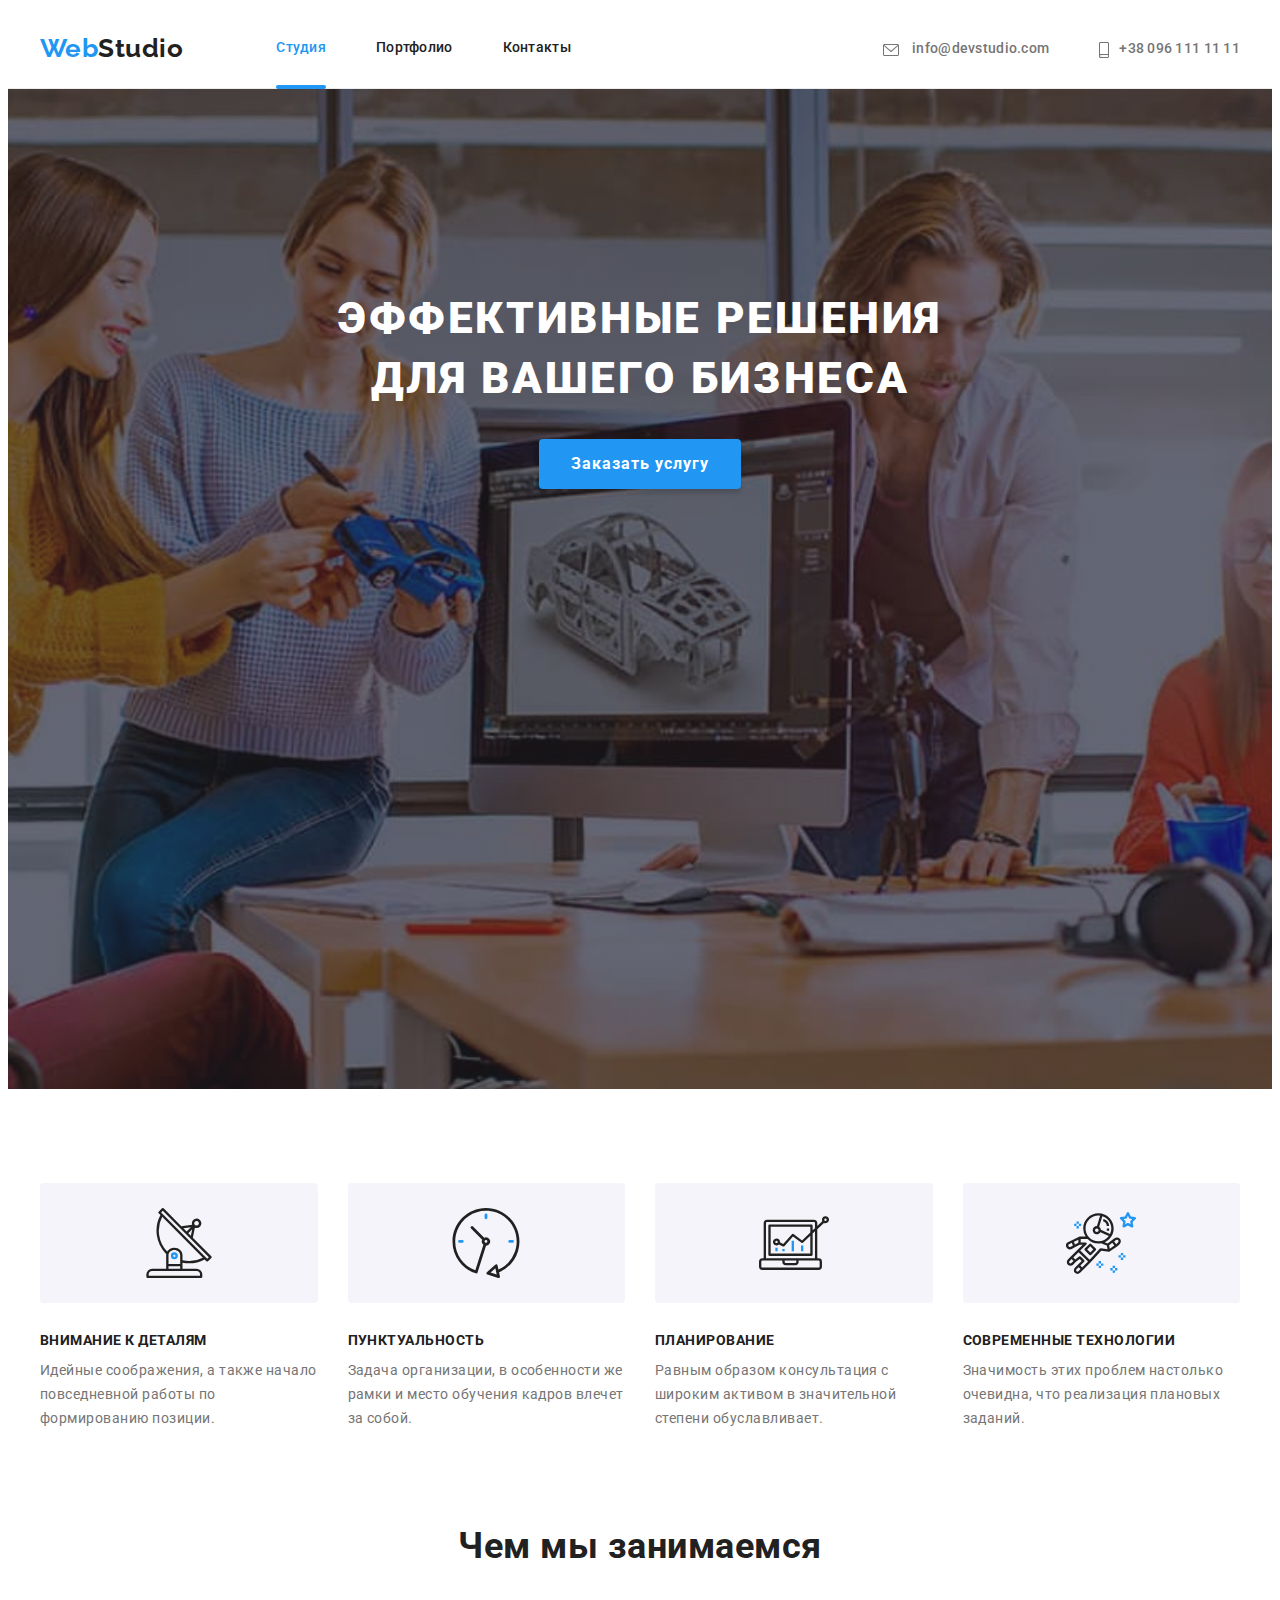
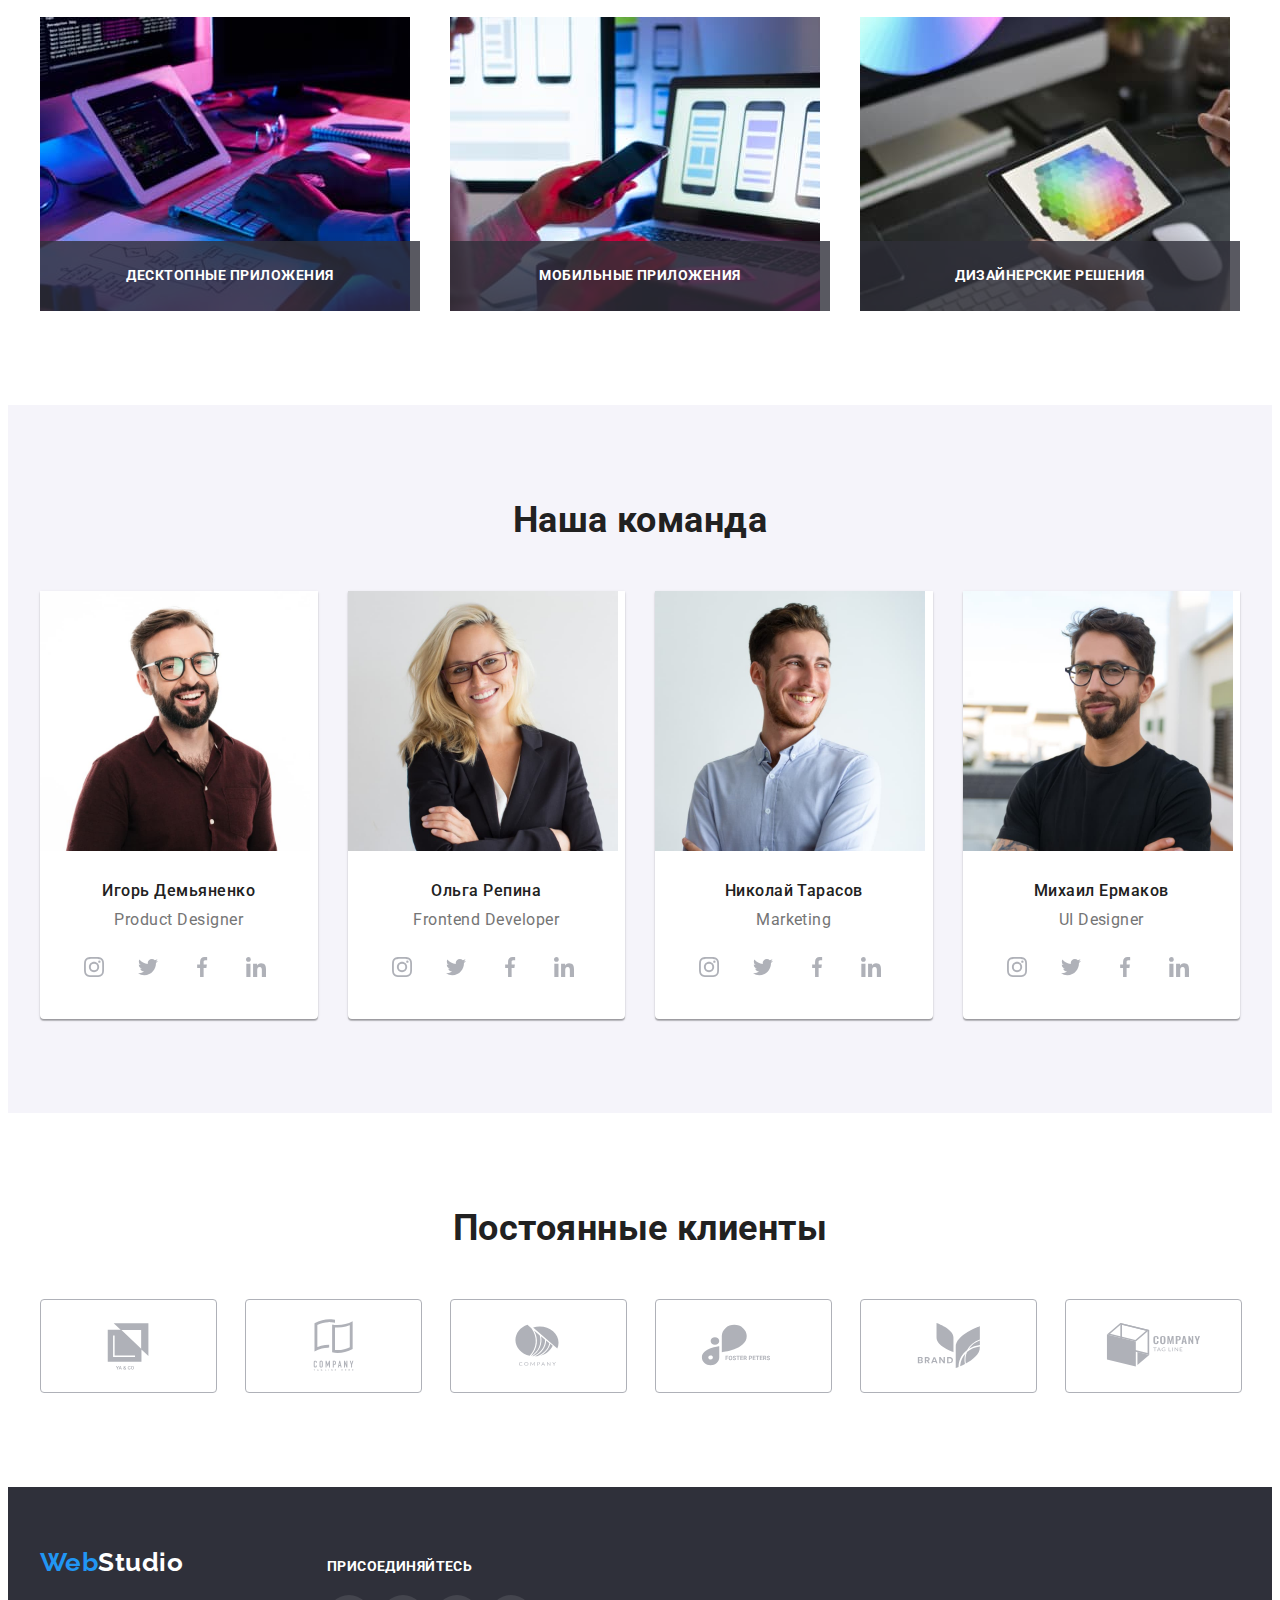
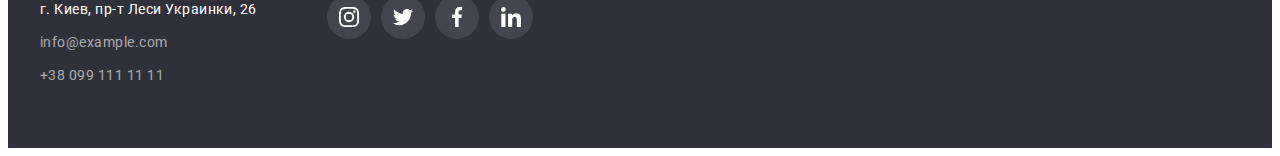
<file: index.html>
<!DOCTYPE html>
<html lang="ru">
  <head>
    <meta charset="UTF-8" />
    <meta name="description" content="Вебстудия, г. Киев" />
    <meta http-equiv="X-UA-Compatible" content="IE=edge" />
    <meta name="viewport" content="width=device-width, initial-scale=1.0" />
    <link
      href="https://fonts.googleapis.com/css2?family=Raleway:wght@700&family=Roboto:wght@400;500;700;900&display=swap"
      rel="stylesheet"
    />
    <link
      rel="stylesheet"
      href="https://cdnjs.cloudflare.com/ajax/libs/modern-normalize/1.1.0/modern-normalize.min.css"
      integrity="sha512-wpPYUAdjBVSE4KJnH1VR1HeZfpl1ub8YT/NKx4PuQ5NmX2tKuGu6U/JRp5y+Y8XG2tV+wKQpNHVUX03MfMFn9Q=="
      crossorigin="anonymous"
      referrerpolicy="no-referrer"
    />
    <link rel="stylesheet" href="./css/styles.css" />
    <title>Студия</title>
  </head>
  <body>
    <header class="page-header-border">
      <div class="page-header container">
        <nav class="site-nav">
          <a class="logo" href="./index.html" title="На главную" lang="en"
            ><span class="logo accent">Web</span>Studio</a
          >
          <ul class="site-nav-links list">
            <li class="item"><a class="site-nav-link current" href="./index.html">Студия</a></li>
            <li class="item"><a class="site-nav-link" href="./portfolio.html">Портфолио</a></li>
            <li class="item"><a class="site-nav-link" href="">Контакты</a></li>
          </ul>
        </nav>
        <ul class="contacts-header list">
          <li class="item">
            <a class="contacts-header-link" href="mailto:info@devstudio.com">
              <svg class="icon-contacts" width="16" height="12">
                <use href="./images/symbol-defs.svg#icon-envelope"></use>
              </svg>
              info@devstudio.com</a
            >
          </li>
          <li class="item">
            <a class="contacts-header-link" href="tel:+380961111111">
              <svg class="icon-contacts" width="10" height="16">
                <use href="./images/symbol-defs.svg#icon-smartphone"></use></svg
              >+38 096 111 11 11</a
            >
          </li>
        </ul>
      </div>
    </header>

    <main>
      <!-- hero section -->

      <section class="hero">
        <div class="container">
          <h1 class="hero-title">Эффективные решения<br />для вашего бизнеса</h1>
          <button class="hero-button" type="button" data-modal-open>Заказать услугу</button>
        </div>
      </section>

      <!-- modal form -->
      <div class="modal-backdrop is-hidden" data-modal>
        <div class="modal-form">
          <button class="close-button" title="Закрыть форму" data-modal-close>
            <svg class="icon-close" width="11" height="11">
              <use href="./images/symbol-defs.svg#icon-close"></use>
            </svg>
          </button>
        </div>
      </div>

      <!-- features section -->

      <section class="section">
        <div class="container">
          <ul class="features-cards list">
            <li class="features-card">
              <div class="icon-features-block">
                <svg width="70" height="70">
                  <use href="./images/symbol-defs.svg#icon-antenna"></use>
                </svg>
              </div>
              <h3 class="features-title">Внимание к деталям</h3>
              <p class="features-text">
                Идейные соображения, а также начало повседневной работы по формированию позиции.
              </p>
            </li>
            <li class="features-card">
              <div class="icon-features-block">
                <svg width="70" height="70">
                  <use href="./images/symbol-defs.svg#icon-clock"></use>
                </svg>
              </div>
              <h3 class="features-title">Пунктуальность</h3>
              <p class="features-text">
                Задача организации, в особенности же рамки и место обучения кадров влечет за собой.
              </p>
            </li>
            <li class="features-card">
              <div class="icon-features-block">
                <svg width="70" height="70">
                  <use href="./images/symbol-defs.svg#icon-diagram"></use>
                </svg>
              </div>
              <h3 class="features-title">Планирование</h3>
              <p class="features-text">
                Равным образом консультация с широким активом в значительной степени обуславливает.
              </p>
            </li>
            <li class="features-card">
              <div class="icon-features-block">
                <svg width="70" height="70">
                  <use href="./images/symbol-defs.svg#icon-astronaut"></use>
                </svg>
              </div>
              <h3 class="features-title">Современные технологии</h3>
              <p class="features-text">
                Значимость этих проблем настолько очевидна, что реализация плановых заданий.
              </p>
            </li>
          </ul>
        </div>
      </section>

      <!-- specialisation section -->

      <section class="section no-padding-top">
        <div class="container">
          <h2 class="section-title">Чем мы занимаемся</h2>
          <ul class="specialisation-list list">
            <li class="item">
              <img
                src="./images/specialisation_01.jpg"
                alt="монитор, клавиатура и планшет на столе"
                width="370"
                height="294"
              />
              <div class="specialisation-text-container">
                <p class="specialisation-text">Десктопные приложения</p>
              </div>
            </li>
            <li class="item">
              <img
                src="./images/specialisation_02.jpg"
                alt="монитор, ноутбук и смартфон на столе"
                width="370"
              />
              <div class="specialisation-text-container">
                <p class="specialisation-text">Мобильные приложения</p>
              </div>
            </li>
            <li class="item">
              <img
                src="./images/specialisation_03.jpg"
                alt="монитор, клавиатура на столе и планшет в руках"
                width="370"
              />
              <div class="specialisation-text-container">
                <p class="specialisation-text">Дизайнерские решения</p>
              </div>
            </li>
          </ul>
        </div>
      </section>

      <!-- our team section -->

      <section class="section team">
        <div class="container">
          <h2 class="section-title">Наша команда</h2>
          <ul class="team-cards list">
            <li class="team-card">
              <img
                src="./images/team_demyanenko.jpg"
                alt="Игорь Демьяненко"
                width="270"
                height="260"
              />
              <div class="team-card-content">
                <h3 class="team-member-title">Игорь Демьяненко</h3>
                <p class="team-text" lang="en">Product Designer</p>
                <ul class="social-links-list list">
                  <li class="item">
                    <a href="#" class="social-links" aria-label="Instagram">
                      <svg class="icon-social" width="20" height="20">
                        <use href="./images/symbol-defs.svg#icon-instagram"></use>
                      </svg>
                    </a>
                  </li>
                  <li class="item">
                    <a href="#" class="social-links" aria-label="Twitter">
                      <svg class="icon-social" width="20" height="20">
                        <use href="./images/symbol-defs.svg#icon-twitter"></use>
                      </svg>
                    </a>
                  </li>
                  <li class="item">
                    <a href="#" class="social-links" aria-label="Facebook">
                      <svg class="icon-social" width="20" height="20">
                        <use href="./images/symbol-defs.svg#icon-facebook"></use>
                      </svg>
                    </a>
                  </li>
                  <li class="item">
                    <a href="#" class="social-links" aria-label="LinkedIn">
                      <svg class="icon-social" width="20" height="20">
                        <use href="./images/symbol-defs.svg#icon-linkedin"></use>
                      </svg>
                    </a>
                  </li>
                </ul>
              </div>
            </li>
            <li class="team-card">
              <img src="./images/team_repina.jpg" alt="Ольга Репина" width="270" height="260" />
              <div class="team-card-content">
                <h3 class="team-member-title">Ольга Репина</h3>
                <p class="team-text" lang="en">Frontend Developer</p>
                <ul class="social-links-list list">
                  <li class="item">
                    <a href="#" class="social-links" aria-label="Instagram">
                      <svg class="icon-social" width="20" height="20">
                        <use href="./images/symbol-defs.svg#icon-instagram"></use>
                      </svg>
                    </a>
                  </li>
                  <li class="item">
                    <a href="#" class="social-links" aria-label="Twitter">
                      <svg class="icon-social" width="20" height="20">
                        <use href="./images/symbol-defs.svg#icon-twitter"></use>
                      </svg>
                    </a>
                  </li>
                  <li class="item">
                    <a href="#" class="social-links" aria-label="Facebook">
                      <svg class="icon-social" width="20" height="20">
                        <use href="./images/symbol-defs.svg#icon-facebook"></use>
                      </svg>
                    </a>
                  </li>
                  <li class="item">
                    <a href="#" class="social-links" aria-label="LinkedIn">
                      <svg class="icon-social" width="20" height="20">
                        <use href="./images/symbol-defs.svg#icon-linkedin"></use>
                      </svg>
                    </a>
                  </li>
                </ul>
              </div>
            </li>
            <li class="team-card">
              <img src="./images/team_tarasov.jpg" alt="Николай Тарасов" width="270" height="260" />
              <div class="team-card-content">
                <h3 class="team-member-title">Николай Тарасов</h3>
                <p class="team-text" lang="en">Marketing</p>
                <ul class="social-links-list list">
                  <li class="item">
                    <a href="#" class="social-links" aria-label="Instagram">
                      <svg class="icon-social" width="20" height="20">
                        <use href="./images/symbol-defs.svg#icon-instagram"></use>
                      </svg>
                    </a>
                  </li>
                  <li class="item">
                    <a href="#" class="social-links" aria-label="Twitter">
                      <svg class="icon-social" width="20" height="20">
                        <use href="./images/symbol-defs.svg#icon-twitter"></use>
                      </svg>
                    </a>
                  </li>
                  <li class="item">
                    <a href="#" class="social-links" aria-label="Facebook">
                      <svg class="icon-social" width="20" height="20">
                        <use href="./images/symbol-defs.svg#icon-facebook"></use>
                      </svg>
                    </a>
                  </li>
                  <li class="item">
                    <a href="#" class="social-links" aria-label="LinkedIn">
                      <svg class="icon-social" width="20" height="20">
                        <use href="./images/symbol-defs.svg#icon-linkedin"></use>
                      </svg>
                    </a>
                  </li>
                </ul>
              </div>
            </li>
            <li class="team-card">
              <img src="./images/team_yermakov.jpg" alt="Михаил Ермаков" width="270" height="260" />
              <div class="team-card-content">
                <h3 class="team-member-title">Михаил Ермаков</h3>
                <p class="team-text" lang="en">UI Designer</p>
                <ul class="social-links-list list">
                  <li class="item">
                    <a href="#" class="social-links" aria-label="Instagram">
                      <svg class="icon-social" width="20" height="20">
                        <use href="./images/symbol-defs.svg#icon-instagram"></use>
                      </svg>
                    </a>
                  </li>
                  <li class="item">
                    <a href="#" class="social-links" aria-label="Twitter">
                      <svg class="icon-social" width="20" height="20">
                        <use href="./images/symbol-defs.svg#icon-twitter"></use>
                      </svg>
                    </a>
                  </li>
                  <li class="item">
                    <a href="#" class="social-links" aria-label="Facebook">
                      <svg class="icon-social" width="20" height="20">
                        <use href="./images/symbol-defs.svg#icon-facebook"></use>
                      </svg>
                    </a>
                  </li>
                  <li class="item">
                    <a href="#" class="social-links" aria-label="LinkedIn">
                      <svg class="icon-social" width="20" height="20">
                        <use href="./images/symbol-defs.svg#icon-linkedin"></use>
                      </svg>
                    </a>
                  </li>
                </ul>
              </div>
            </li>
          </ul>
        </div>
      </section>

      <!-- clients -->

      <section class="section">
        <div class="container">
          <h2 class="section-title">Постоянные клиенты</h2>
          <ul class="clients list">
            <li class="item">
              <a href="#" class="clients-link" aria-label="Клиент 1">
                <svg class="icon-clients" width="106" height="60">
                  <use href="./images/symbol-defs.svg#icon-client-1"></use>
                </svg>
              </a>
            </li>
            <li class="item">
              <a href="#" class="clients-link" aria-label="Клиент 2">
                <svg class="icon-clients" width="106" height="60">
                  <use href="./images/symbol-defs.svg#icon-client-2"></use>
                </svg>
              </a>
            </li>
            <li class="item">
              <a href="#" class="clients-link" aria-label="Клиент 3">
                <svg class="icon-clients" width="106" height="60">
                  <use href="./images/symbol-defs.svg#icon-client-3"></use></svg
              ></a>
            </li>
            <li class="item">
              <a href="#" class="clients-link" aria-label="Клиент 4">
                <svg class="icon-clients" width="106" height="60">
                  <use href="./images/symbol-defs.svg#icon-client-4"></use>
                </svg>
              </a>
            </li>
            <li class="item">
              <a href="#" class="clients-link" aria-label="Клиент 5">
                <svg class="icon-clients" width="106" height="60">
                  <use href="./images/symbol-defs.svg#icon-client-5"></use>
                </svg>
              </a>
            </li>
            <li class="item">
              <a href="#" class="clients-link" aria-label="Клиент 6">
                <svg class="icon-clients" width="106" height="60">
                  <use href="./images/symbol-defs.svg#icon-client-6"></use>
                </svg>
              </a>
            </li>
          </ul>
        </div>
      </section>
    </main>

    <footer class="page-footer">
      <div class="container footer">
        <div>
          <a class="logo white" href="./index.html" title="На главную" lang="en"
            ><span class="logo accent">Web</span>Studio</a
          >
          <address>
            <ul class="list">
              <li class="footer-address">
                <a class="postal-address" href="">г. Киев, пр-т Леси Украинки, 26</a>
              </li>
              <li class="footer-address">
                <a class="contacts-footer" href="mailto:info@example.com">info@example.com</a>
              </li>
              <li class="footer-address">
                <a class="contacts-footer" href="tel:+380991111111">+38 099 111 11 11</a>
              </li>
            </ul>
          </address>
        </div>
        <div class="footer-social">
          <p class="footer-social-title">присоединяйтесь</p>
          <ul class="social-links-list list">
            <li class="item">
              <a href="#" class="social-links transparent-background" aria-label="Instagram">
                <svg class="icon-social" width="20" height="20">
                  <use href="./images/symbol-defs.svg#icon-instagram"></use>
                </svg>
              </a>
            </li>
            <li class="item">
              <a href="#" class="social-links transparent-background" aria-label="Twitter">
                <svg class="icon-social" width="20" height="20">
                  <use href="./images/symbol-defs.svg#icon-twitter"></use>
                </svg>
              </a>
            </li>
            <li class="item">
              <a href="#" class="social-links transparent-background" aria-label="Facebook">
                <svg class="icon-social" width="20" height="20">
                  <use href="./images/symbol-defs.svg#icon-facebook"></use>
                </svg>
              </a>
            </li>
            <li class="item">
              <a href="#" class="social-links transparent-background" aria-label="LinkedIn">
                <svg class="icon-social" width="20" height="20">
                  <use href="./images/symbol-defs.svg#icon-linkedin"></use>
                </svg>
              </a>
            </li>
          </ul>
        </div>
      </div>
    </footer>

    <!-- modal script link -->

    <script src="./js/modal.js"></script>
  </body>
</html>
</file>
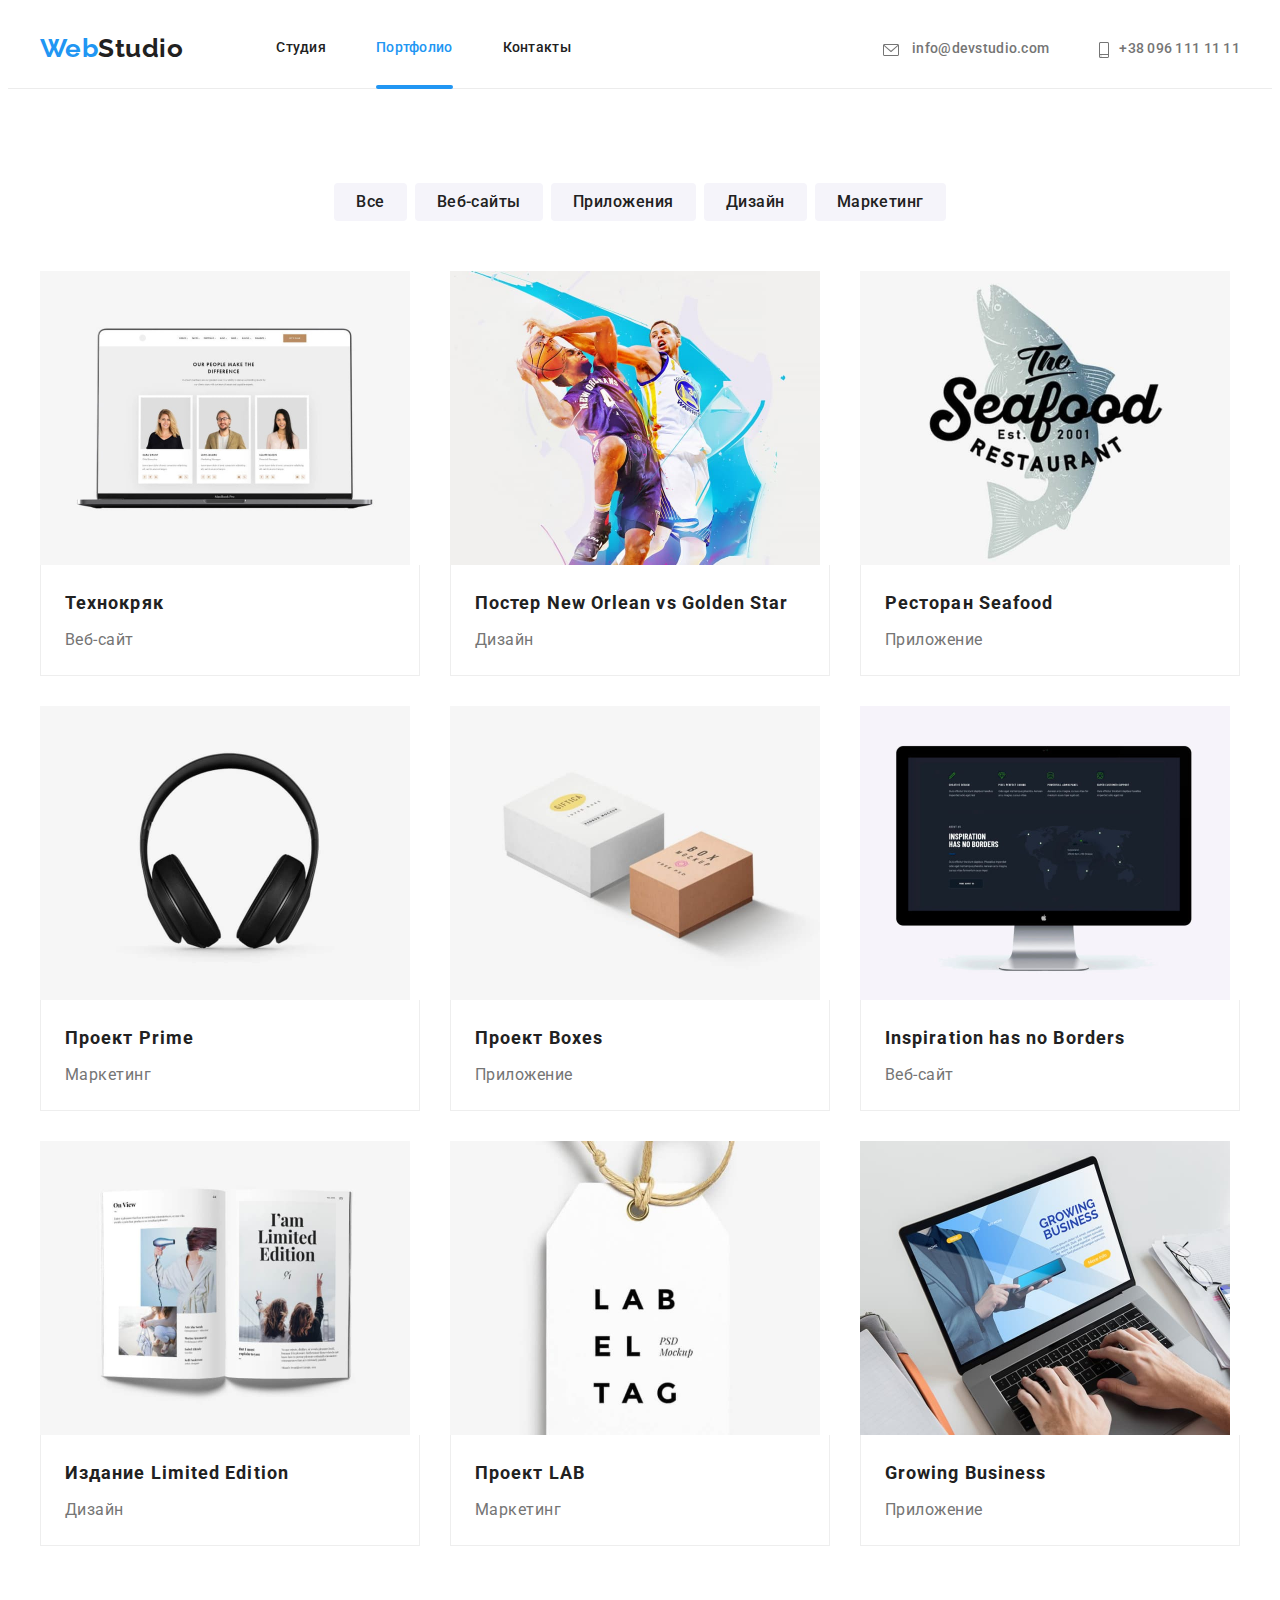
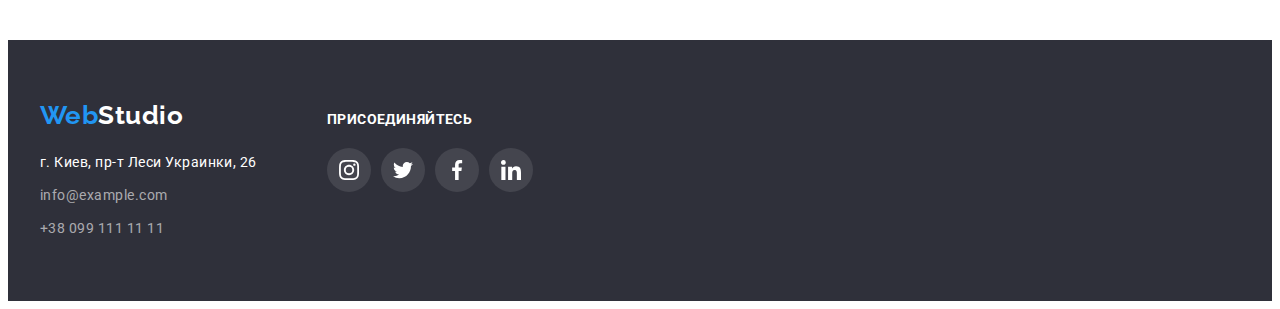
<file: portfolio.html>
<!DOCTYPE html>
<html lang="ru">
  <head>
    <meta charset="UTF-8" />
    <meta name="description" content="Портфолио вебстудии" />
    <meta http-equiv="X-UA-Compatible" content="IE=edge" />
    <meta name="viewport" content="width=device-width, initial-scale=1.0" />
    <link
      href="https://fonts.googleapis.com/css2?family=Raleway:wght@700&family=Roboto:wght@400;500;700;900&display=swap"
      rel="stylesheet"
    />
    <link
      rel="stylesheet"
      href="https://cdnjs.cloudflare.com/ajax/libs/modern-normalize/1.1.0/modern-normalize.min.css"
      integrity="sha512-wpPYUAdjBVSE4KJnH1VR1HeZfpl1ub8YT/NKx4PuQ5NmX2tKuGu6U/JRp5y+Y8XG2tV+wKQpNHVUX03MfMFn9Q=="
      crossorigin="anonymous"
      referrerpolicy="no-referrer"
    />
    <link rel="stylesheet" href="./css/styles.css" />
    <title>Портфолио</title>
  </head>
  <body>
    <header class="page-header-border">
      <div class="page-header container">
        <nav class="site-nav">
          <a class="logo" href="./index.html" title="На главную" lang="en"
            ><span class="logo accent">Web</span>Studio</a
          >
          <ul class="site-nav-links list">
            <li class="item"><a class="site-nav-link" href="./index.html">Студия</a></li>
            <li class="item">
              <a class="site-nav-link current" href="./portfolio.html">Портфолио</a>
            </li>
            <li class="item"><a class="site-nav-link" href="">Контакты</a></li>
          </ul>
        </nav>
        <ul class="contacts-header list">
          <li class="item">
            <a class="contacts-header-link" href="mailto:info@devstudio.com">
              <svg class="icon-contacts" width="16" height="12">
                <use href="./images/symbol-defs.svg#icon-envelope"></use>
              </svg>
              info@devstudio.com</a
            >
          </li>
          <li class="item">
            <a class="contacts-header-link" href="tel:+380961111111">
              <svg class="icon-contacts" width="10" height="16">
                <use href="./images/symbol-defs.svg#icon-smartphone"></use></svg
              >+38 096 111 11 11</a
            >
          </li>
        </ul>
      </div>
    </header>

    <main>
      <!-- work examples section-->

      <section class="section">
        <div class="container">
          <!-- Filter Buttons -->
          <ul class="filter-buttons list">
            <li class="item"><button class="filter-button" type="button">Все</button></li>
            <li class="item"><button class="filter-button" type="button">Веб-сайты</button></li>
            <li class="item"><button class="filter-button" type="button">Приложения</button></li>
            <li class="item"><button class="filter-button" type="button">Дизайн</button></li>
            <li class="item"><button class="filter-button" type="button">Маркетинг</button></li>
          </ul>

          <ul class="examples-cards list">
            <li class="examples-card">
              <a class="examples-link" href="">
                <div class="overlay-container">
                  <div class="overlay">
                    <p class="overlay-description">
                      Технокряк это современная площадка распространения коронавируса. Компании
                      используют эту платформу для цифрового шпионажа и атак на защищённые сервера
                      конкурентов.
                    </p>
                  </div>
                  <img
                    src="./images/portfolio_001.jpg"
                    alt="Веб-сайт на экране ноутбука"
                    width="370"
                    height="294"
                  />
                </div>
                <div class="examples-card-content">
                  <h2 class="examples-title">Технокряк</h2>
                  <p class="examples-text">Веб-сайт</p>
                </div>
              </a>
            </li>
            <li class="examples-card">
              <a class="examples-link" href="">
                <div class="overlay-container">
                  <div class="overlay">
                    <p class="overlay-description">
                      Технокряк это современная площадка распространения коронавируса. Компании
                      используют эту платформу для цифрового шпионажа и атак на защищённые сервера
                      конкурентов.
                    </p>
                  </div>
                  <img
                    src="./images/portfolio_002.jpg"
                    alt="Постер с двумя баскетболистами и мячом"
                    width="370"
                    height="294"
                  />
                </div>
                <div class="examples-card-content">
                  <h2 class="examples-title">Постер New Orlean vs Golden Star</h2>
                  <p class="examples-text">Дизайн</p>
                </div>
              </a>
            </li>
            <li class="examples-card">
              <a class="examples-link" href="">
                <div class="overlay-container">
                  <div class="overlay">
                    <p class="overlay-description">
                      Технокряк это современная площадка распространения коронавируса. Компании
                      используют эту платформу для цифрового шпионажа и атак на защищённые сервера
                      конкурентов.
                    </p>
                  </div>
                  <img
                    src="./images/portfolio_003.jpg"
                    alt="Логотип ресторана на фоне изображения рыбы"
                    width="370"
                    height="294"
                  />
                </div>
                <div class="examples-card-content">
                  <h2 class="examples-title">Ресторан Seafood</h2>
                  <p class="examples-text">Приложение</p>
                </div>
              </a>
            </li>
            <li class="examples-card">
              <a class="examples-link" href="">
                <div class="overlay-container">
                  <div class="overlay">
                    <p class="overlay-description">
                      Технокряк это современная площадка распространения коронавируса. Компании
                      используют эту платформу для цифрового шпионажа и атак на защищённые сервера
                      конкурентов.
                    </p>
                  </div>
                  <img
                    src="./images/portfolio_004.jpg"
                    alt="Большие чёрные наушники"
                    width="370"
                    height="294"
                  />
                </div>
                <div class="examples-card-content">
                  <h2 class="examples-title">Проект Prime</h2>
                  <p class="examples-text">Маркетинг</p>
                </div>
              </a>
            </li>
            <li class="examples-card">
              <a class="examples-link" href="">
                <div class="overlay-container">
                  <div class="overlay">
                    <p class="overlay-description">
                      Технокряк это современная площадка распространения коронавируса. Компании
                      используют эту платформу для цифрового шпионажа и атак на защищённые сервера
                      конкурентов.
                    </p>
                  </div>
                  <img
                    src="./images/portfolio_005.jpg"
                    alt="Две коробки - белая и коричневая"
                    width="370"
                    height="294"
                  />
                </div>
                <div class="examples-card-content">
                  <h2 class="examples-title">Проект Boxes</h2>
                  <p class="examples-text">Приложение</p>
                </div>
              </a>
            </li>
            <li class="examples-card">
              <a class="examples-link" href="">
                <div class="overlay-container">
                  <div class="overlay">
                    <p class="overlay-description">
                      Технокряк это современная площадка распространения коронавируса. Компании
                      используют эту платформу для цифрового шпионажа и атак на защищённые сервера
                      конкурентов.
                    </p>
                  </div>
                  <img
                    src="./images/portfolio_006.jpg"
                    alt="Веб-сайт на экране монитора"
                    width="370"
                    height="294"
                  />
                </div>
                <div class="examples-card-content">
                  <h2 class="examples-title">Inspiration has no Borders</h2>
                  <p class="examples-text">Веб-сайт</p>
                </div>
              </a>
            </li>
            <li class="examples-card">
              <a class="examples-link" href="">
                <div class="overlay-container">
                  <div class="overlay">
                    <p class="overlay-description">
                      Технокряк это современная площадка распространения коронавируса. Компании
                      используют эту платформу для цифрового шпионажа и атак на защищённые сервера
                      конкурентов.
                    </p>
                  </div>
                  <img
                    src="./images/portfolio_007.jpg"
                    alt="Раскрытая книга с картинками"
                    width="370"
                    height="294"
                  />
                </div>
                <div class="examples-card-content">
                  <h2 class="examples-title">Издание Limited Edition</h2>
                  <p class="examples-text">Дизайн</p>
                </div>
              </a>
            </li>
            <li class="examples-card">
              <a class="examples-link" href="">
                <div class="overlay-container">
                  <div class="overlay">
                    <p class="overlay-description">
                      Технокряк это современная площадка распространения коронавируса. Компании
                      используют эту платформу для цифрового шпионажа и атак на защищённые сервера
                      конкурентов.
                    </p>
                  </div>
                  <img
                    src="./images/portfolio_008.jpg"
                    alt="Картонная бирка"
                    width="370"
                    height="294"
                  />
                </div>
                <div class="examples-card-content">
                  <h2 class="examples-title">Проект LAB</h2>
                  <p class="examples-text">Маркетинг</p>
                </div>
              </a>
            </li>
            <li class="examples-card">
              <a class="examples-link" href="">
                <div class="overlay-container">
                  <div class="overlay">
                    <p class="overlay-description">
                      Технокряк это современная площадка распространения коронавируса. Компании
                      используют эту платформу для цифрового шпионажа и атак на защищённые сервера
                      конкурентов.
                    </p>
                  </div>
                  <img
                    src="./images/portfolio_009.jpg"
                    alt="Ноутбук с веб-сайтои на экране"
                    width="370"
                    height="294"
                  />
                </div>
                <div class="examples-card-content">
                  <h2 class="examples-title">Growing Business</h2>
                  <p class="examples-text">Приложение</p>
                </div>
              </a>
            </li>
          </ul>
        </div>
      </section>
    </main>

    <footer class="page-footer">
      <div class="container footer">
        <div>
          <a class="logo white" href="./index.html" title="На главную" lang="en"
            ><span class="logo accent">Web</span>Studio</a
          >
          <address>
            <ul class="list">
              <li class="footer-address">
                <a class="postal-address" href="">г. Киев, пр-т Леси Украинки, 26</a>
              </li>
              <li class="footer-address">
                <a class="contacts-footer" href="mailto:info@example.com">info@example.com</a>
              </li>
              <li class="footer-address">
                <a class="contacts-footer" href="tel:+380991111111">+38 099 111 11 11</a>
              </li>
            </ul>
          </address>
        </div>
        <div class="footer-social">
          <p class="footer-social-title">присоединяйтесь</p>
          <ul class="social-links-list list">
            <li class="item">
              <a href="#" class="social-links transparent-background" aria-label="Instagram">
                <svg class="icon-social" width="20" height="20">
                  <use href="./images/symbol-defs.svg#icon-instagram"></use>
                </svg>
              </a>
            </li>
            <li class="item">
              <a href="#" class="social-links transparent-background" aria-label="Twitter">
                <svg class="icon-social" width="20" height="20">
                  <use href="./images/symbol-defs.svg#icon-twitter"></use>
                </svg>
              </a>
            </li>
            <li class="item">
              <a href="#" class="social-links transparent-background" aria-label="Facebook">
                <svg class="icon-social" width="20" height="20">
                  <use href="./images/symbol-defs.svg#icon-facebook"></use>
                </svg>
              </a>
            </li>
            <li class="item">
              <a href="#" class="social-links transparent-background" aria-label="LinkedIn">
                <svg class="icon-social" width="20" height="20">
                  <use href="./images/symbol-defs.svg#icon-linkedin"></use>
                </svg>
              </a>
            </li>
          </ul>
        </div>
      </div>
    </footer>
  </body>
</html>
</file>
<file: css/styles.css>
:root {
  --white-color: #ffffff;
  --white-semitransparent-color: rgba(255, 255, 255, 0.6);
  --secondary-background-color: #f5f4fa;
  --dark-background-color: #2f303a;
  --primary-text-color: #757575;
  --title-text-color: #212121;
  --accent-color: #2196f3;
  --cards-gap: 30px;
  --icon-grey: #afb1b8;
  --transition-duration: 250ms;
  --transition-timing: cubic-bezier(0.4, 0, 0.2, 1);
}

body {
  background-color: var(--white-color);
  color: var(--primary-text-color);
  font-family: 'Roboto', sans-serif;
  letter-spacing: 0.03em;
}

/* utilities */
h1,
h2,
h3,
h4,
h5,
h6,
p {
  margin: 0;
}
img {
  display: block;
  max-width: 100%;
  height: auto;
}
.list {
  padding: 0;
  margin: 0;

  list-style: none;
}
.container {
  width: 1200px;
  margin-top: 0;
  margin-bottom: 0;
  margin-left: auto;
  margin-right: auto;
  padding: 0 15px;

  /* outline: 1px solid tomato; */
}

.section {
  padding-top: 94px;
  padding-bottom: 94px;
}

.no-padding-top {
  padding-top: 0;
}

.section-title {
  color: var(--title-text-color);
  margin-bottom: 50px;

  font-weight: 700;
  font-size: 36px;
  line-height: 1.17;
  text-align: center;
}

/* logo */
.logo {
  display: inline-block;
  margin-top: 0;
  margin-bottom: 0;

  color: var(--title-text-color);
  font-family: 'Raleway', sans-serif;
  font-weight: 700;
  font-size: 26px;
  line-height: 1.19;

  text-decoration: none;
}
.logo:focus {
  outline: var(--accent-color) solid 1px;
}

.white {
  margin-bottom: 20px;

  color: var(--white-color);
}
.accent {
  color: var(--accent-color);
}

/* header */
.page-header {
  display: flex;
  align-items: center;
}
.page-header-border {
  border-bottom: 1px solid #ececec;
}

/* site navigation */

.site-nav {
  display: flex;
  align-items: center;
}
.site-nav-links {
  display: flex;
}

.site-nav-link {
  position: relative;
  display: block;
  padding-top: 32px;
  padding-bottom: 32px;

  color: var(--title-text-color);
  font-weight: 500;
  font-size: 14px;
  line-height: 1.14;
  letter-spacing: 0.02em;

  text-decoration: none;

  transition-property: color;
  transition-duration: var(--transition-duration);
  transition-timing-function: var(--transition-timing);
}
.site-nav-links > .item:first-child {
  margin-left: 93px;
}
.site-nav-links > .item:not(:last-child) {
  margin-right: 50px;
}
.site-nav-link.current::after {
  content: '';
  width: 100%;
  height: 4px;
  position: absolute;
  bottom: -1px;
  left: 0;

  background-color: var(--accent-color);
  border-radius: 2px;
}
.site-nav-link:hover,
.site-nav-link:focus,
.site-nav-link.current {
  color: var(--accent-color);
  outline: 1px var(--accent-color);
}
.site-nav-link:focus {
  outline: var(--accent-color) solid 1px;
}

/* contacts */

.contacts-header {
  display: flex;
  align-items: center;
  margin-left: auto;
}
.contacts-header > .item:not(:last-child) {
  margin-right: 50px;
}
.contacts-header-link,
.contacts-header-link:visited {
  color: var(--primary-text-color);

  font-weight: 500;
  font-size: 14px;
  line-height: 1.14;
  letter-spacing: 0.02em;

  text-decoration: none;

  transition-property: color;
  transition-duration: var(--transition-duration);
  transition-timing-function: var(--transition-timing);
}
.icon-contacts {
  vertical-align: middle;
  margin-right: 10px;
  fill: currentColor;
}

.contacts-footer,
.contacts-footer:visited {
  margin-top: 0;
  margin-bottom: 0;
  color: var(--white-semitransparent-color);

  font-style: normal;
  font-size: 14px;
  line-height: 1.71;

  text-decoration: none;

  transition-property: color;
  transition-duration: var(--transition-duration);
  transition-timing-function: var(--transition-timing);
}
.contacts-header-link:hover,
.contacts-header-link:focus,
.contacts-footer:hover,
.contacts-footer:focus {
  color: var(--accent-color);
}
.contacts-header-link:focus,
.contacts-footer:focus {
  outline: var(--accent-color) solid 1px;
}
.postal-address {
  color: var(--white-color);
  font-style: normal;
  font-size: 14px;
  line-height: 1.71;
  text-decoration: none;
}

/* hero section */
.hero {
  padding-top: 200px;
  padding-bottom: 200px;
  height: 600px;
  max-width: 1600px;
  margin-left: auto;
  margin-right: auto;

  background-color: #c4c4c4;
  background-image: linear-gradient(to right, rgba(47, 48, 58, 0.4), rgba(47, 48, 58, 0.4)),
    url('../images/hero-background.jpg');
  background-position: center;
  background-size: cover;
  background-repeat: no-repeat;

  text-align: center;
}
.hero-title {
  margin-bottom: 30px;

  color: var(--white-color);
  font-weight: 900;
  font-size: 44px;
  line-height: 1.36;
  text-align: center;
  letter-spacing: 0.06em;
  text-transform: uppercase;
}
.hero-button {
  min-width: 200px;
  min-height: 50px;
  padding: 10px 32px;
  margin-top: 0;
  margin-bottom: 0;

  cursor: pointer;
  border: 1px transparent;
  border-radius: 4px;
  color: var(--white-color);
  background-color: var(--accent-color);
  box-shadow: 0px 4px 4px rgba(0, 0, 0, 0.15);

  font-family: inherit;
  font-weight: 700;
  font-size: 16px;
  line-height: 1.88;
  text-align: center;
  letter-spacing: 0.06em;
}
.hero-button:focus {
  outline: var(--white-color) solid 1px;
}

/* features section */
.features-cards {
  display: flex;
  align-items: flex-start;
}
.features-card {
  flex-basis: calc((100% - (var(--cards-gap) * 3)) / 4);
}
.icon-features-block {
  display: flex;
  justify-content: center;
  align-items: center;
  height: 120px;
  margin-bottom: 30px;

  background-color: var(--secondary-background-color);
  border-radius: 4px;
}
.features-card:not(:last-child) {
  margin-right: var(--cards-gap);
}
.features-title {
  margin-bottom: 10px;

  color: var(--title-text-color);
  font-weight: 700;
  font-size: 14px;
  line-height: 1.14;
  text-transform: uppercase;
}
.features-text {
  font-size: 14px;
  line-height: 1.71;
}

/* specialisation section */
.specialisation-list {
  display: flex;
}
.specialisation-list > .item {
  flex-basis: calc((100% - (var(--cards-gap) * 2)) / 3);
  position: relative;
}
.specialisation-list > .item:not(:last-child) {
  margin-right: var(--cards-gap);
}
.specialisation-text-container {
  display: flex;
  justify-content: center;
  align-items: center;
  position: absolute;
  bottom: 0;
  left: 0;
  width: 100%;
  height: 70px;

  background: rgba(47, 48, 58, 0.8);
}
.specialisation-text {
  font-weight: 700;
  font-size: 14px;
  line-height: 1.14;
  text-align: center;
  text-transform: uppercase;

  color: var(--white-color);
}

/* our team section */
.team {
  background-color: var(--secondary-background-color);
}
.team-cards {
  display: flex;
}
.team-card {
  flex-basis: calc((100% - (var(--cards-gap) * 3)) / 4);

  background-color: var(--white-color);

  border-bottom-left-radius: 4px;
  border-bottom-right-radius: 4px;
  box-shadow: 0px 1px 3px rgba(0, 0, 0, 0.12), 0px 1px 1px rgba(0, 0, 0, 0.14),
    0px 2px 1px rgba(0, 0, 0, 0.2);
}
.team-card:not(:last-child) {
  margin-right: var(--cards-gap);
}
.team-card-content {
  padding-top: 30px;
  padding-bottom: 30px;
  padding-left: 32px;
  padding-right: 32px;
}
.team-member-title {
  margin-bottom: 10px;

  color: var(--title-text-color);
  font-weight: 500;
  font-size: 16px;
  line-height: 1.19;
  text-align: center;
}
.team-text {
  margin-bottom: 16px;

  font-size: 16px;
  line-height: 1.19;
  text-align: center;
}
.social-links-list {
  display: flex;
  align-items: center;
}
.social-links-list > .item:not(:last-child) {
  margin-right: 10px;
}
.social-links {
  display: flex;
  justify-content: center;
  align-items: center;

  height: 44px;
  width: 44px;

  color: var(--icon-grey);
  border-radius: 50%;

  transition-property: color, background-color;
  transition-duration: var(--transition-duration);
  transition-timing-function: var(--transition-timing);
}
.icon-social {
  display: block;
  fill: currentColor;
}

.social-links:hover,
.social-links:focus {
  background-color: var(--accent-color);
  color: var(--white-color);
}
.social-links:focus {
  outline: none;
}

/* clients section */

.clients {
  display: flex;
  align-items: center;
}
.clients > .item {
  flex-basis: calc(100% - (5 * var(--cards-gap)) / 6);
}
.clients > .item:not(:last-child) {
  margin-right: var(--cards-gap);
}
.clients-link,
.clients-link:visited {
  display: flex;
  justify-content: center;
  align-items: center;
  width: 100%;
  height: 92px;

  color: var(--icon-grey);
  border: 1px solid var(--icon-grey);
  border-radius: 4px;
  text-decoration: none;

  transition-property: color, border-color;
  transition-duration: var(--transition-duration);
  transition-timing-function: var(--transition-timing);
}
.clients-link:hover,
.clients-link:focus {
  border-color: var(--accent-color);
  color: var(--accent-color);
}
.clients-link:focus {
  outline: var(--white-color) solid 1px;
}
.icon-clients {
  display: block;
  fill: currentColor;
}

/* modal form */
.modal-backdrop {
  position: fixed;
  top: 0;
  left: 0;
  width: 100vw;
  height: 100vh;

  visibility: visible;
  opacity: 1;
  background-color: rgba(0, 0, 0, 0.2);

  transition-property: opacity, visibility;
  transition-duration: var(--transition-duration);
  transition-timing-function: var(--transition-timing);
}
.modal-form {
  position: absolute;
  top: 50%;
  left: 50%;

  width: 528px;
  height: 581px;

  background-color: var(--white-color);

  transform: translate(-50%, -50%) scale(1);
  transition-property: transform;
  transition-duration: var(--transition-duration);
  transition-timing-function: var(--transition-timing);
}
.close-button {
  display: flex;
  justify-content: center;
  align-items: center;
  position: absolute;
  top: 8px;
  right: 8px;
  width: 30px;
  height: 30px;
  padding: 0;

  border: 1px solid rgba(0, 0, 0, 0.1);
  border-radius: 50%;
  background-color: inherit;
  color: #000;

  transition-property: color, border-color, transform;
  transition-duration: var(--transition-duration);
  transition-timing-function: var(--transition-timing);
}
.icon-close {
  position: absolute;

  fill: currentColor;
}
.close-button:hover,
.close-button:focus {
  color: var(--accent-color);
  border-color: var(--accent-color);
  transform: rotateZ(360deg);
}
.modal-backdrop.is-hidden {
  visibility: hidden;
  pointer-events: none;
  opacity: 0;
  border-radius: 0;
}
.modal-backdrop.is-hidden > .modal-form {
  transform: translate(-50%, -50%) scale(0);
}
/* portfolio */
/* filter buttons */

.filter-buttons {
  display: flex;
  justify-content: center;
  margin-bottom: 50px;
}
.filter-button {
  min-height: 38px;
  padding-top: 6px;
  padding-bottom: 6px;
  padding-left: 22px;
  padding-right: 22px;

  color: var(--title-text-color);
  background-color: var(--secondary-background-color);
  cursor: pointer;
  border: 1px transparent;
  border-radius: 4px;

  font-family: inherit;
  font-weight: 500;
  font-size: 16px;
  line-height: 1.63;
  text-align: center;
  letter-spacing: 0.03em;

  transition-property: color, background-color, box-shadow;
  transition-duration: var(--transition-duration);
  transition-timing-function: var(--transition-timing);
}
.filter-buttons > .item:not(:last-child) {
  padding-right: 8px;
}
.filter-button:hover,
.filter-button:focus {
  color: var(--white-color);
  background-color: var(--accent-color);
  box-shadow: 0px 3px 1px rgba(0, 0, 0, 0.1), 0px 1px 2px rgba(0, 0, 0, 0.08),
    0px 2px 2px rgba(0, 0, 0, 0.12);
}
.filter-button:focus {
  outline: none;
}

/* work examples section */
/* grid container */

.examples-cards {
  display: flex;
  flex-wrap: wrap;
  margin-top: calc(-1 * var(--cards-gap));
  margin-left: calc(-1 * var(--cards-gap));
}
.examples-link,
.examples-link:visited {
  display: block;
  text-decoration: none;
}
.examples-card {
  flex-basis: calc(100% / 3 - var(--cards-gap));

  margin-left: var(--cards-gap);
  margin-top: var(--cards-gap);

  background-color: var(--white-color);

  transition-property: box-shadow;
  transition-duration: var(--transition-duration);
  transition-timing-function: var(--transition-timing);
}
.examples-card:hover,
.examples-card .examples-link:focus {
  box-shadow: 0px 1px 1px rgba(0, 0, 0, 0.12), 0px 4px 4px rgba(0, 0, 0, 0.06),
    1px 4px 6px rgba(0, 0, 0, 0.16);
}
.examples-card .examples-link:focus {
  outline: none;
}
.overlay-container {
  position: relative;
  overflow: hidden;
}
.overlay {
  position: absolute;
  top: 0;
  left: 0;
  width: 100%;
  height: 100%;

  padding-top: 63px;
  padding-bottom: 63px;
  padding-left: 24px;
  padding-right: 24px;

  background-color: var(--accent-color);

  transform: translateY(100%);
  transition-duration: var(--transition-duration);
  transition-timing-function: var(--transition-timing);
}
.overlay-description {
  color: var(--white-color);

  font-size: 18px;
  line-height: 1.56;
}
.examples-card:hover .overlay,
.examples-link:focus .overlay {
  transform: translateY(0);
  transition-duration: var(--transition-duration);
  transition-timing-function: var(--transition-timing);
}

.examples-card-content {
  padding-top: 20px;
  padding-bottom: 20px;
  padding-left: 24px;
  padding-right: 24px;

  --border-card-color: #eeeeee;

  border-bottom: 1px solid var(--border-card-color);
  border-left: 1px solid var(--border-card-color);
  border-right: 1px solid var(--border-card-color);
}
.examples-title {
  color: var(--title-text-color);
  margin-bottom: 4px;

  font-weight: 700;
  font-size: 18px;
  line-height: 2;
  letter-spacing: 0.06em;
}
.examples-text {
  font-size: 16px;
  line-height: 1.88;
}
.examples-link,
.examples-link:visited {
  color: var(--primary-text-color);
  text-decoration: none;
}

/* page footer */
.page-footer {
  padding-top: 60px;
  padding-bottom: 60px;

  background-color: var(--dark-background-color);
}
.footer {
  display: flex;
  align-items: flex-start;
}
.footer-address:not(:last-child) {
  margin-bottom: 9px;
}
.footer-social {
  margin-left: 70px;
  padding-top: 12px;
  color: var(--white-color);
}
.footer-social-title {
  margin-bottom: 20px;

  font-weight: 700;
  font-size: 14px;
  line-height: 1.14;
  letter-spacing: 0.03em;
  text-transform: uppercase;
}
.transparent-background {
  color: var(--white-color);
  background-color: rgba(255, 255, 255, 0.1);
}
</file>
